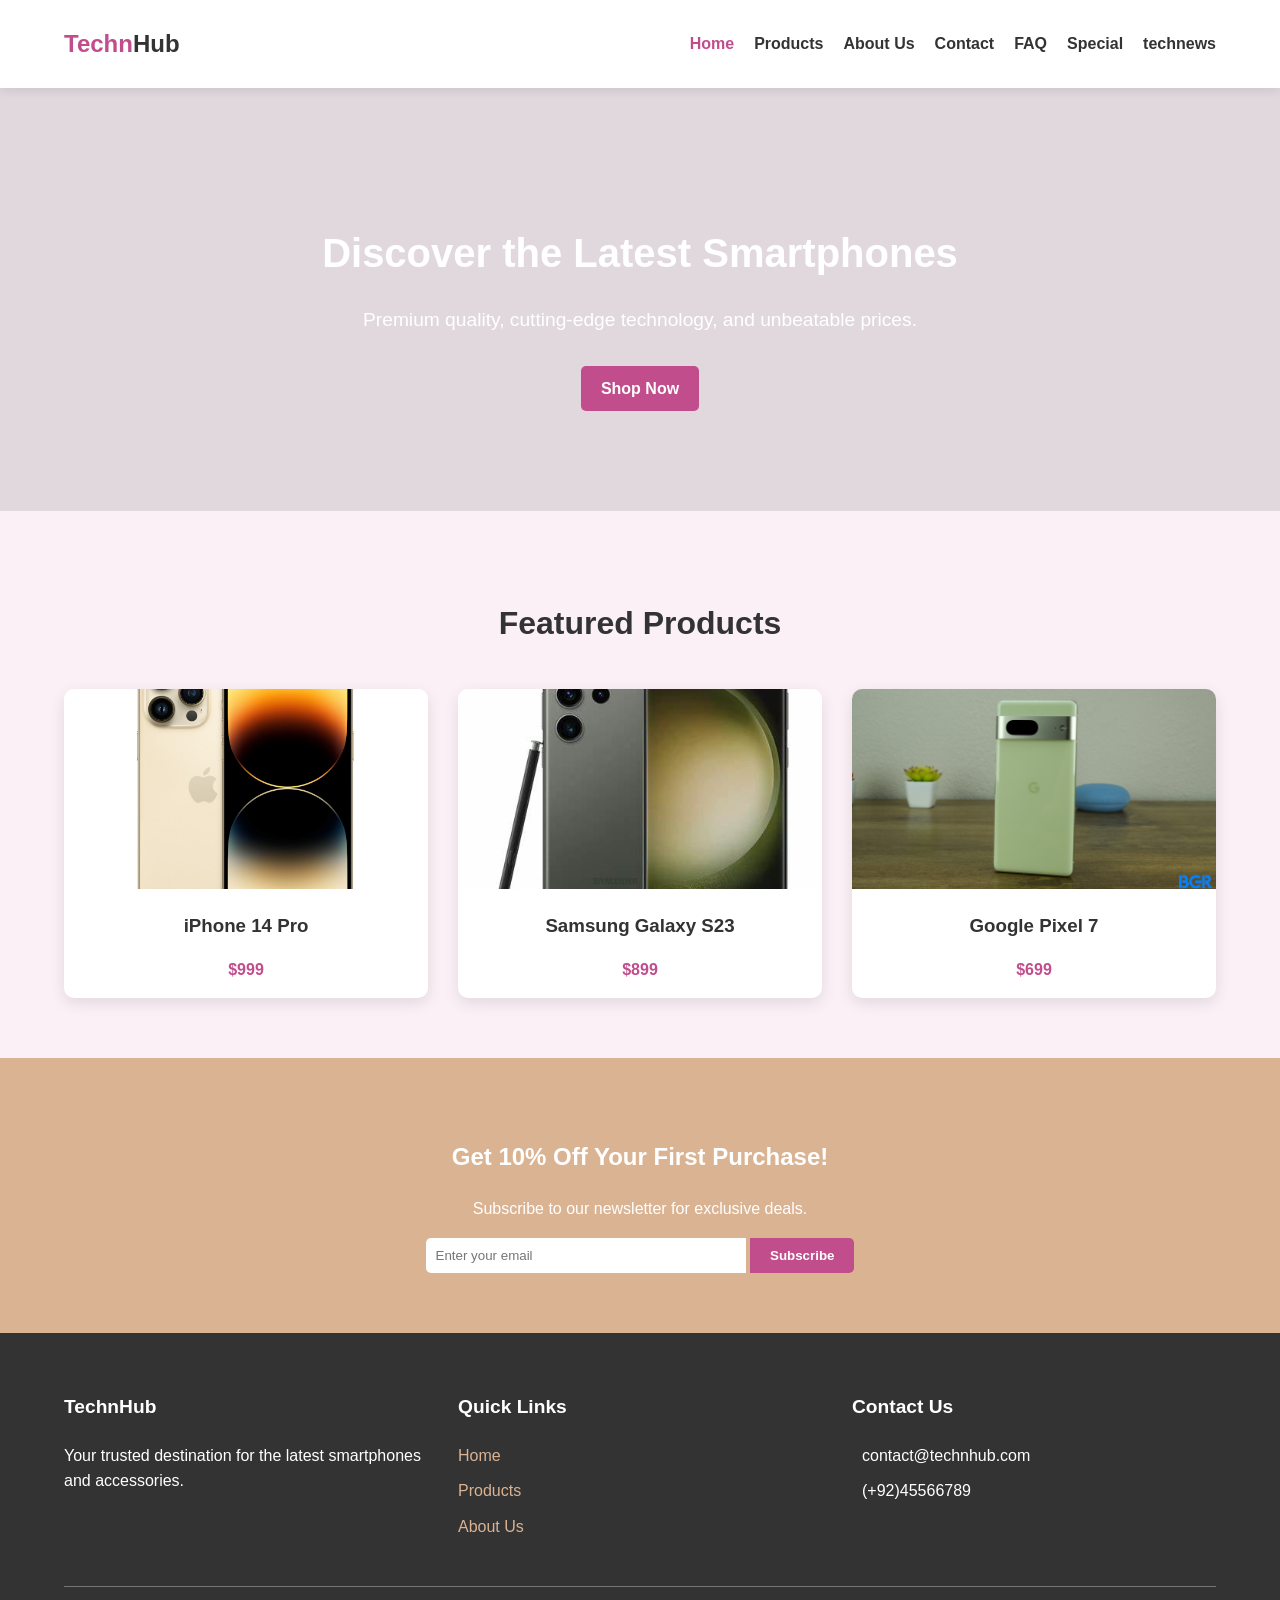
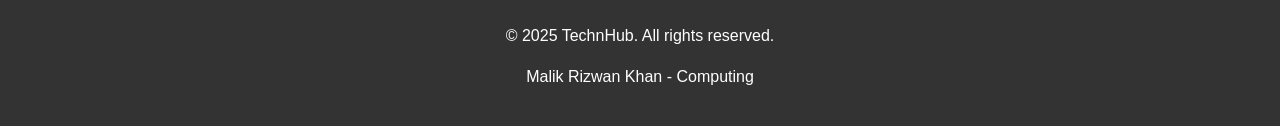
<file: index.html>
<!DOCTYPE html>
<html lang="en">
<head>
    <meta charset="UTF-8">
    <meta name="viewport" content="width=device-width, initial-scale=1.0">
    <link rel="stylesheet" href="/CSS/Homepage.css">
    <title>Document</title>
</head>
<body>
    
   
    <header>
        <div class="nav-container">
            <div class="nav-logo">
                <h1><span class="nav-primary-text">Techn</span>Hub</h1>
            </div>
            <nav class="nav-bar">
                <ul>
                    <li><a href="/index.html" class="active">Home</a></li>
                    <li><a href="/HTML/products.html">Products</a></li>
                    <li><a href="/HTML/AboutUs.html">About Us</a></li>
                    <li><a href="/HTML/ContactUs.html">Contact</a></li>
                    <li><a href="/HTML/FAQ.html">FAQ</a></li>
                    <li><a href="/HTML/specialcond.html">Special</a></li>
                    <li><a href="/HTML/Technews.html">technews</a></li>
                </ul>
            </nav>
           
        </div>
    </header>

    
    <section class="hero">
        <div class="container">
            <div class="hero-content">
                <h2>Discover the Latest Smartphones</h2>
                <p>Premium quality, cutting-edge technology, and unbeatable prices.</p>
                <a href="/HTML/products.html" class="btn">Shop Now</a>
            </div>
        </div>
    </section>

    
    <section class="featured-products">
        <div class="container">
            <h2>Featured Products</h2>
            <div class="products-grid">
                <div class="product-card">
                    <img src="/img/iphone 14 pro.jpg" alt="iPhone 14">
                    <h3>iPhone 14 Pro</h3>
                    <p class="price">$999</p>
                   
                </div>
                <div class="product-card">
                    <img src="/img/s23 ultra.jpeg" alt="Samsung S23">
                    <h3>Samsung Galaxy S23</h3>
                    <p class="price">$899</p>
                    
                </div>
                <div class="product-card">
                    <img src="/img/google pixel 7.jpeg" alt="Google Pixel 7">
                    <h3>Google Pixel 7</h3>
                    <p class="price">$699</p>
                    
                </div>
            </div>
        </div>
    </section>

    
    <section class="cta">
        <div class="container">
            <h2>Get 10% Off Your First Purchase!</h2>
            <p>Subscribe to our newsletter for exclusive deals.</p>
            <form>
                <input type="email" placeholder="Enter your email">
                <button type="submit" class="btn">Subscribe</button>
            </form>
        </div>
    </section>

    
    <footer>
        <div class="container">
            <div class="footer-content">
                <div class="footer-section">
                    <h3>TechnHub</h3>
                    <p>Your trusted destination for the latest smartphones and accessories.</p>
                </div>
                <div class="footer-section">
                    <h3>Quick Links</h3>
                    <ul>
                        <li><a href="#">Home</a></li>
                        <li><a href="products.html">Products</a></li>
                        <li><a href="about.html">About Us</a></li>
                    </ul>
                </div>
                <div class="footer-section">
                    <h3>Contact Us</h3>
                    <p><i class="fas fa-envelope"></i> contact@technhub.com</p>
                    <p><i class="fas fa-phone"></i> (+92)45566789</p>
                </div>
            </div>
            <div class="copyright">
                <p>&copy; 2025 TechnHub. All rights reserved.</p>
                <p>Malik Rizwan Khan - Computing</p>
            </div>
        </div>
    
    </footer>
    <script src="/functionality/homepage.js"></script>
</body>
</html>
</file>
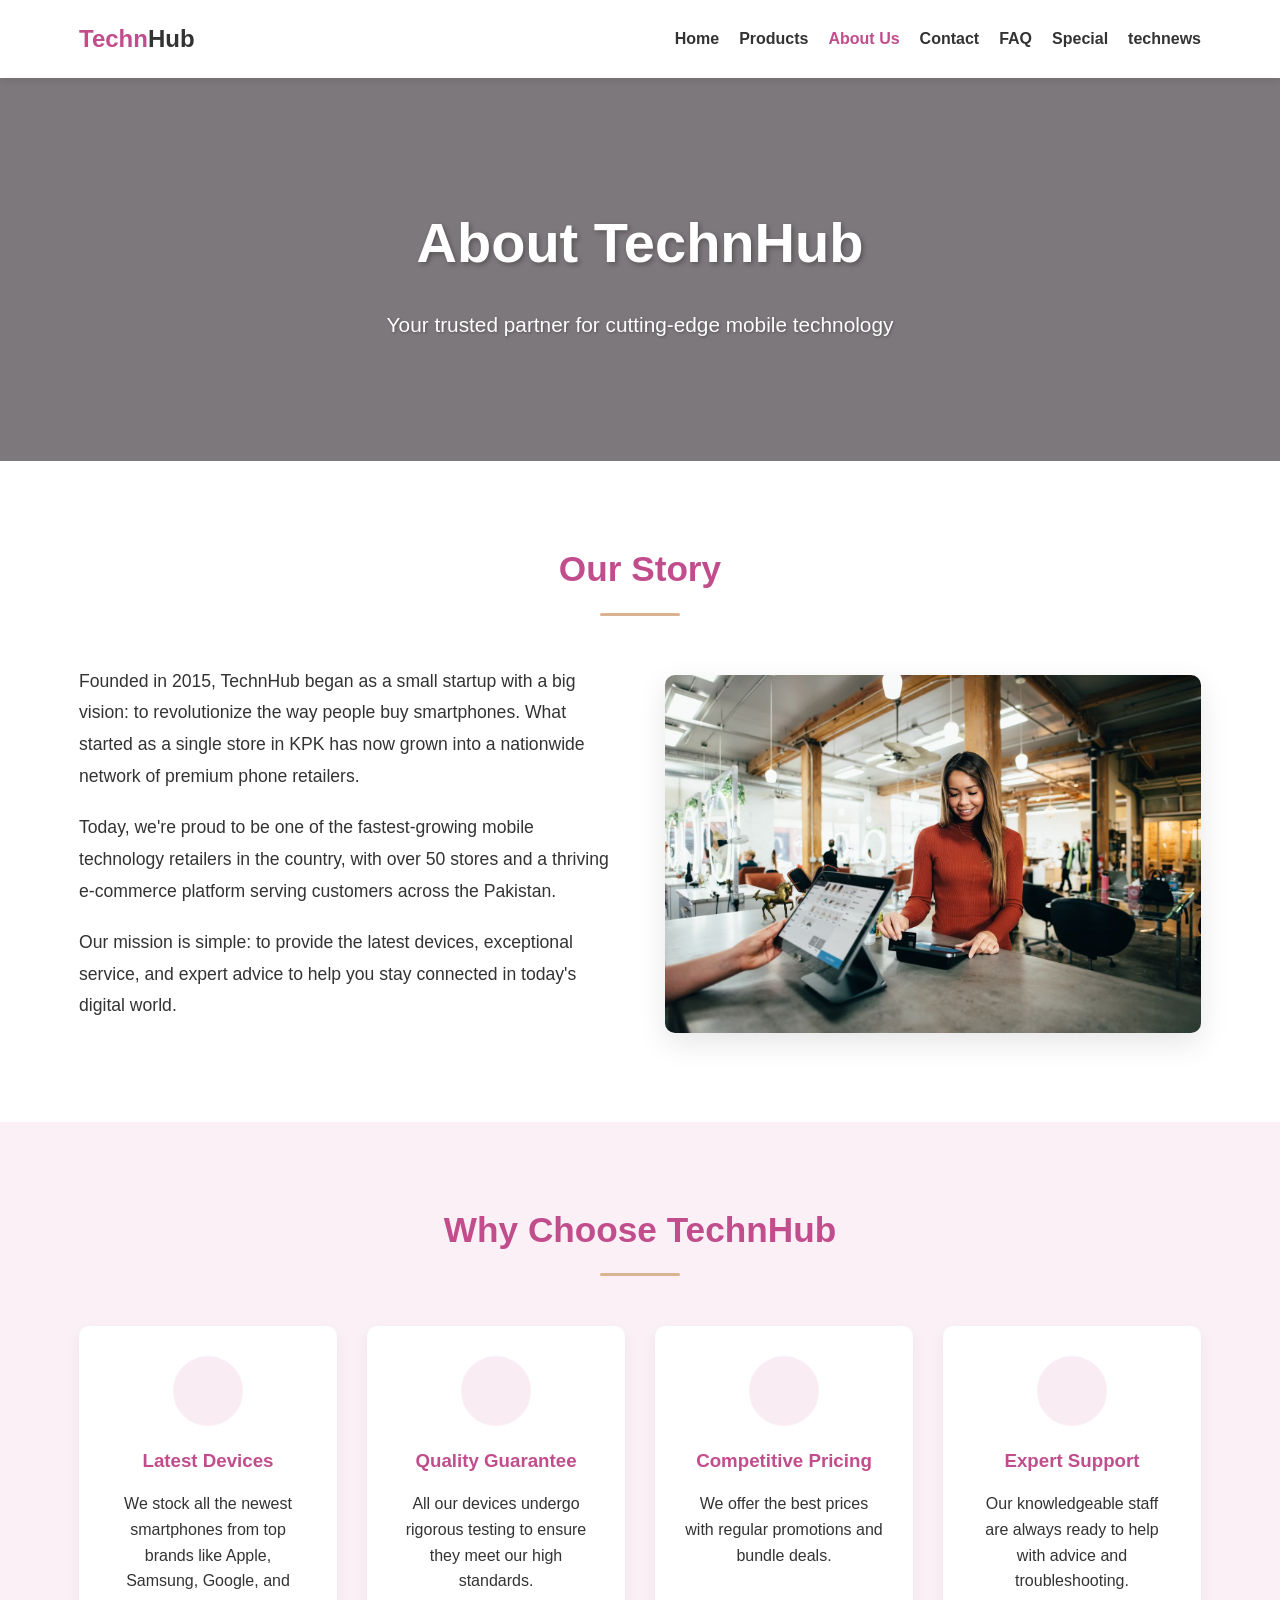
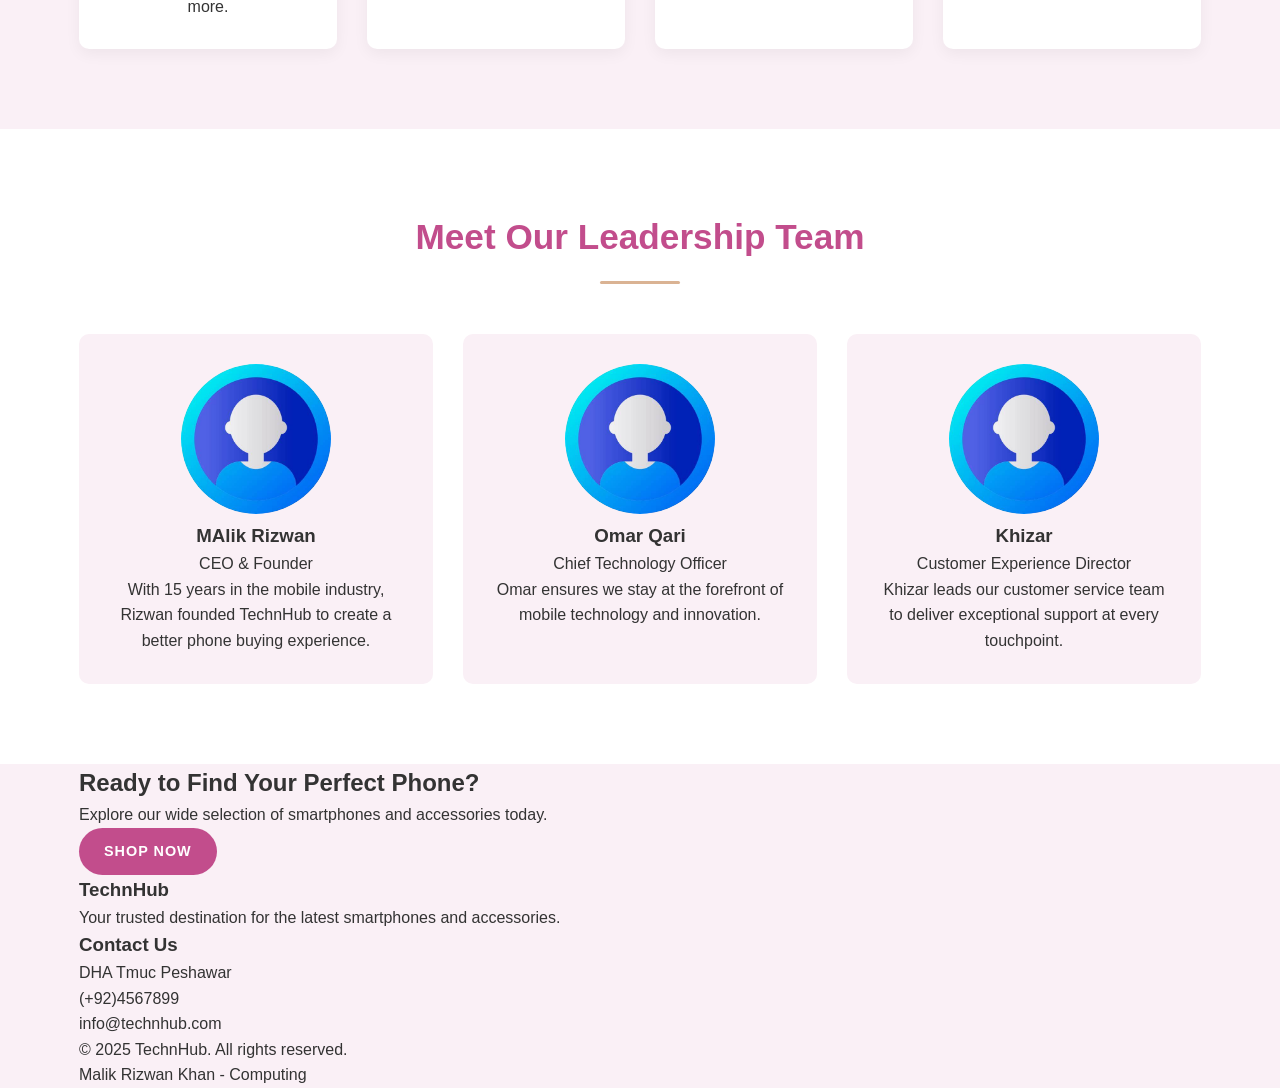
<file: HTML/AboutUs.html>
<!DOCTYPE html>
<html lang="en">
<head>
    <meta charset="UTF-8">
    <meta name="viewport" content="width=device-width, initial-scale=1.0">
    <link rel="stylesheet" href="/CSS/AboutUs.css">
    <title>Document</title>
</head>
<body>
    
    <header>
        <div class="nav-container">
            <div class="nav-logo">
                <h1><span class="nav-primary-text">Techn</span>Hub</h1>
            </div>
            <nav class="nav-bar">
                <ul>
                    <li><a href="/index.html" >Home</a></li>
                    <li><a href="/HTML/products.html">Products</a></li>
                    <li><a href="/HTML/AboutUs.html"class="active">About Us</a></li>
                    <li><a href="/HTML/ContactUs.html">Contact</a></li>
                    <li><a href="/HTML/FAQ.html">FAQ</a></li>
                    <li><a href="/HTML/specialcond.html">Special</a></li>
                    <li><a href="/HTML/Technews.html">technews</a></li>
                </ul>
            </nav>
        </div>
    </header>

    
    <section class="about-hero">
        <div class="container">
            <h1>About TechnHub</h1>
            <p>Your trusted partner for cutting-edge mobile technology</p>
        </div>
    </section>

    
    <section class="our-story">
        <div class="container">
            <div class="section-header">
                <h2>Our Story</h2>
                <div class="divider"></div>
            </div>
            <div class="story-content">
                <div class="story-text">
                    <p>Founded in 2015, TechnHub began as a small startup with a big vision: to revolutionize the way people buy smartphones. What started as a single store in KPK has now grown into a nationwide network of premium phone retailers.</p>
                    <p>Today, we're proud to be one of the fastest-growing mobile technology retailers in the country, with over 50 stores and a thriving e-commerce platform serving customers across the Pakistan.</p>
                    <p>Our mission is simple: to provide the latest devices, exceptional service, and expert advice to help you stay connected in today's digital world.</p>
                </div>
                <div class="story-image">
                    <img src="/img/rec.avif" alt="TechnHub store">
                </div>
            </div>
        </div>
    </section>

    
    <section class="why-choose-us">
        <div class="container">
            <div class="section-header">
                <h2>Why Choose TechnHub</h2>
                <div class="divider"></div>
            </div>
            <div class="features-grid">
                <div class="feature-card">
                    <div class="feature-icon">
                        <i class="fas fa-mobile-alt"></i>
                    </div>
                    <h3>Latest Devices</h3>
                    <p>We stock all the newest smartphones from top brands like Apple, Samsung, Google, and more.</p>
                </div>
                <div class="feature-card">
                    <div class="feature-icon">
                        <i class="fas fa-shield-alt"></i>
                    </div>
                    <h3>Quality Guarantee</h3>
                    <p>All our devices undergo rigorous testing to ensure they meet our high standards.</p>
                </div>
                <div class="feature-card">
                    <div class="feature-icon">
                        <i class="fas fa-tag"></i>
                    </div>
                    <h3>Competitive Pricing</h3>
                    <p>We offer the best prices with regular promotions and bundle deals.</p>
                </div>
                <div class="feature-card">
                    <div class="feature-icon">
                        <i class="fas fa-headset"></i>
                    </div>
                    <h3>Expert Support</h3>
                    <p>Our knowledgeable staff are always ready to help with advice and troubleshooting.</p>
                </div>
            </div>
        </div>
    </section>

    
    <section class="our-team">
        <div class="container">
            <div class="section-header">
                <h2>Meet Our Leadership Team</h2>
                <div class="divider"></div>
            </div>
            <div class="team-grid">
                <div class="team-member">
                    <div class="member-image">
                        <img src="/img/profile pic.jpeg" alt="Malik RIzwan">
                    </div>
                    <h3>MAlik Rizwan</h3>
                    <p class="position">CEO & Founder</p>
                    <p class="bio">With 15 years in the mobile industry, Rizwan founded TechnHub to create a better phone buying experience.</p>
                </div>
                <div class="team-member">
                    <div class="member-image">
                        <img src="/img/profile pic.jpeg" alt="Omar Qari">
                    </div>
                    <h3>Omar Qari</h3>
                    <p class="position">Chief Technology Officer</p>
                    <p class="bio">Omar ensures we stay at the forefront of mobile technology and innovation.</p>
                </div>
                <div class="team-member">
                    <div class="member-image">
                        <img src="/img/profile pic.jpeg" alt="Khizar">
                    </div>
                    <h3>Khizar</h3>
                    <p class="position">Customer Experience Director</p>
                    <p class="bio">Khizar leads our customer service team to deliver exceptional support at every touchpoint.</p>
                </div>
            </div>
        </div>
    </section>

    
    <section class="cta">
        <div class="container">
            <h2>Ready to Find Your Perfect Phone?</h2>
            <p>Explore our wide selection of smartphones and accessories today.</p>
            <a href="products.html" class="btn">Shop Now</a>
        </div>
    </section>

    
    <footer>
        <div class="container">
            <div class="footer-content">
                <div class="footer-section">
                    <h3>TechnHub</h3>
                    <p>Your trusted destination for the latest smartphones and accessories.</p>
                    <div class="social-icons">
                        <a href="#"><i class="fab fa-facebook-f"></i></a>
                        <a href="#"><i class="fab fa-twitter"></i></a>
                        <a href="#"><i class="fab fa-instagram"></i></a>
                        <a href="#"><i class="fab fa-linkedin-in"></i></a>
                    </div>
                </div>
                
                <div class="footer-section">
                    <h3>Contact Us</h3>
                    <p><i class="fas fa-map-marker-alt"></i> DHA Tmuc Peshawar</p>
                    <p><i class="fas fa-phone"></i> (+92)4567899</p>
                    <p><i class="fas fa-envelope"></i> info@technhub.com</p>
                </div>
            </div>
            <div class="copyright">
                <p>&copy; 2025 TechnHub. All rights reserved.</p>
                <p>Malik Rizwan Khan - Computing</p>
            </div>
        </div>
    </footer>
</body>
</html>
</file>
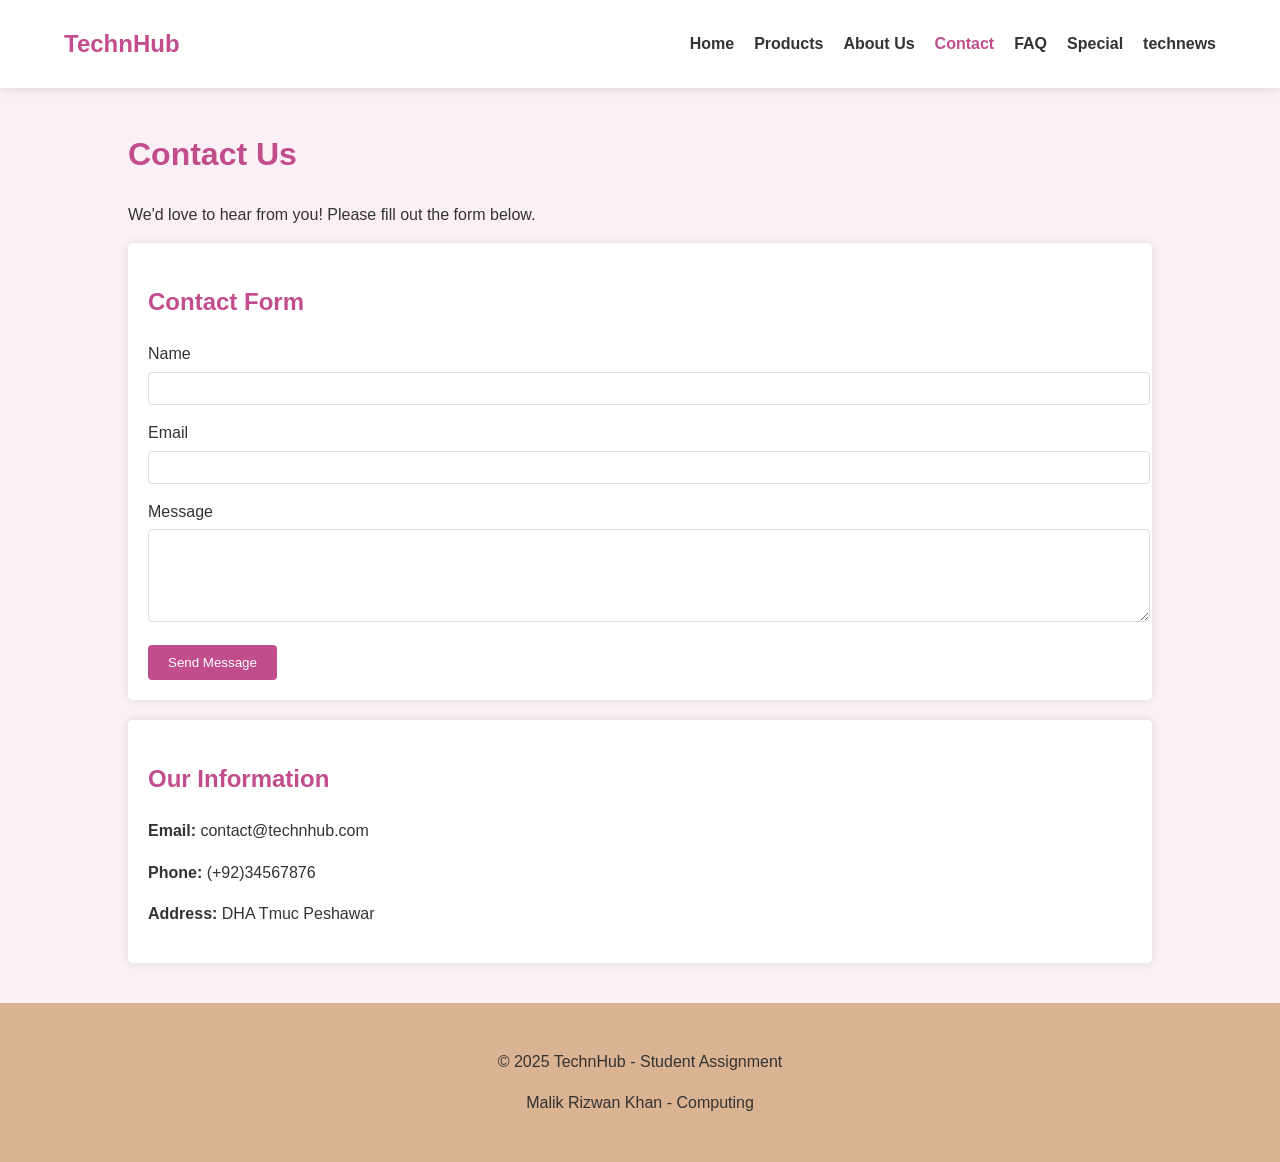
<file: HTML/ContactUs.html>
<!DOCTYPE html>
<html lang="en">
<head>
    <meta charset="UTF-8">
    <meta name="viewport" content="width=device-width, initial-scale=1.0">
    <link rel="stylesheet" href="/CSS/ContactUs.css">
    <title>Document</title>
</head>
<body>
    
    <header>
        <div class="nav-container">
            <div class="nav-logo">
                <h1><span class="nav-primary-text">Techn</span>Hub</h1>
            </div>
            <nav class="nav-bar">
                <ul>
                    <li><a href="/index.html" >Home</a></li>
                    <li><a href="/HTML/products.html">Products</a></li>
                    <li><a href="/HTML/AboutUs.html">About Us</a></li>
                    <li><a href="/HTML/ContactUs.html"class="active">Contact</a></li>
                    <li><a href="/HTML/FAQ.html">FAQ</a></li>
                    <li><a href="/HTML/specialcond.html">Special</a></li>
                    <li><a href="/HTML/Technews.html">technews</a></li>
                </ul>
            </nav>
        </div>
    </header>
    
 

    
    <div class="container">
        <h1>Contact Us</h1>
        <p>We'd love to hear from you! Please fill out the form below.</p>
        
        <div class="contact-form">
            <h2>Contact Form</h2>
            <form>
                <div class="form-group">
                    <label for="name">Name</label>
                    <input type="text" id="name" required>
                </div>
                <div class="form-group">
                    <label for="email">Email</label>
                    <input type="email" id="email" required>
                </div>
                <div class="form-group">
                    <label for="message">Message</label>
                    <textarea id="message" rows="5" required></textarea>
                </div>
                <button type="submit">Send Message</button>
            </form>
        </div>
        
        <div class="contact-info">
            <h2>Our Information</h2>
            <p><strong>Email:</strong> contact@technhub.com</p>
            <p><strong>Phone:</strong> (+92)34567876</p>
            <p><strong>Address:</strong> DHA Tmuc Peshawar</p>
        </div>
    </div>

    
    <footer>
        <div class="container">
            <p>&copy; 2025 TechnHub - Student Assignment</p>
            <p>Malik Rizwan Khan - Computing</p>
        </div>
    </footer>
    <script src="/functionality/contactus.js"></script>
</body>
</html>
</file>
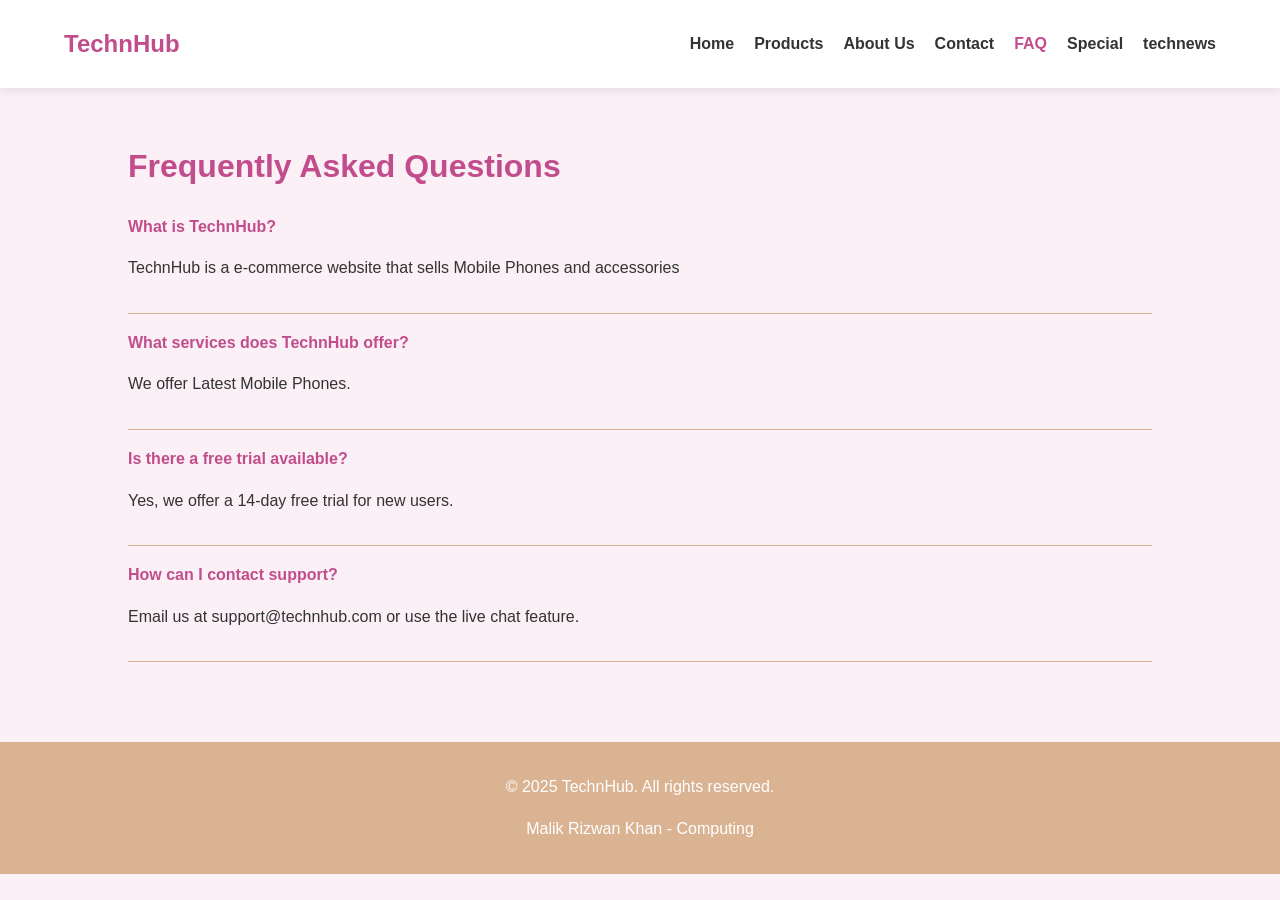
<file: HTML/FAQ.html>
<!DOCTYPE html>
<html lang="en">
<head>
    <meta charset="UTF-8">
    <meta name="viewport" content="width=device-width, initial-scale=1.0">
    <link rel="stylesheet" href="/CSS/FAQ.css">

    <title>Document</title>
</head>
<body>
    <header>
      
        <div class="nav-container">
            <div class="nav-logo">
                <h1><span class="nav-primary-text">Techn</span>Hub</h1>
            </div>
            <nav class="nav-bar">
                <ul>
                    <li><a href="/index.html">Home</a></li>
                    <li><a href="products.html">Products</a></li>
                    <li><a href="AboutUs.html">About Us</a></li>
                    <li><a href="ContactUs.html">Contact</a></li>
                    <li><a href="FAQ.html" class="active">FAQ</a></li>
                    <li><a href="specialcond.html">Special</a></li>
                    <li><a href="Technews.html">technews</a></li>
                </ul>
            </nav>
        </div>
    </header>
    
   
    
    <div class="container">
        <h1>Frequently Asked Questions</h1>
        
        <div class="faq-item">
            <div class="faq-question">What is TechnHub?</div>
            <p>TechnHub is a e-commerce website that sells Mobile Phones and accessories</p>
        </div>
        
        
        
        <div class="faq-item">
            <div class="faq-question">What services does TechnHub offer?</div>
            <p>We offer Latest Mobile Phones.</p>
        </div>
        
        <div class="faq-item">
            <div class="faq-question">Is there a free trial available?</div>
            <p>Yes, we offer a 14-day free trial for new users.</p>
        </div>
        
        <div class="faq-item">
            <div class="faq-question">How can I contact support?</div>
            <p>Email us at support@technhub.com or use the live chat feature.</p>
        </div>
    </div>
    
    <footer>
        <p>&copy; 2025 TechnHub. All rights reserved.</p>
        <p>Malik Rizwan Khan - Computing</p>
    </footer>
</body>
</html>
</file>
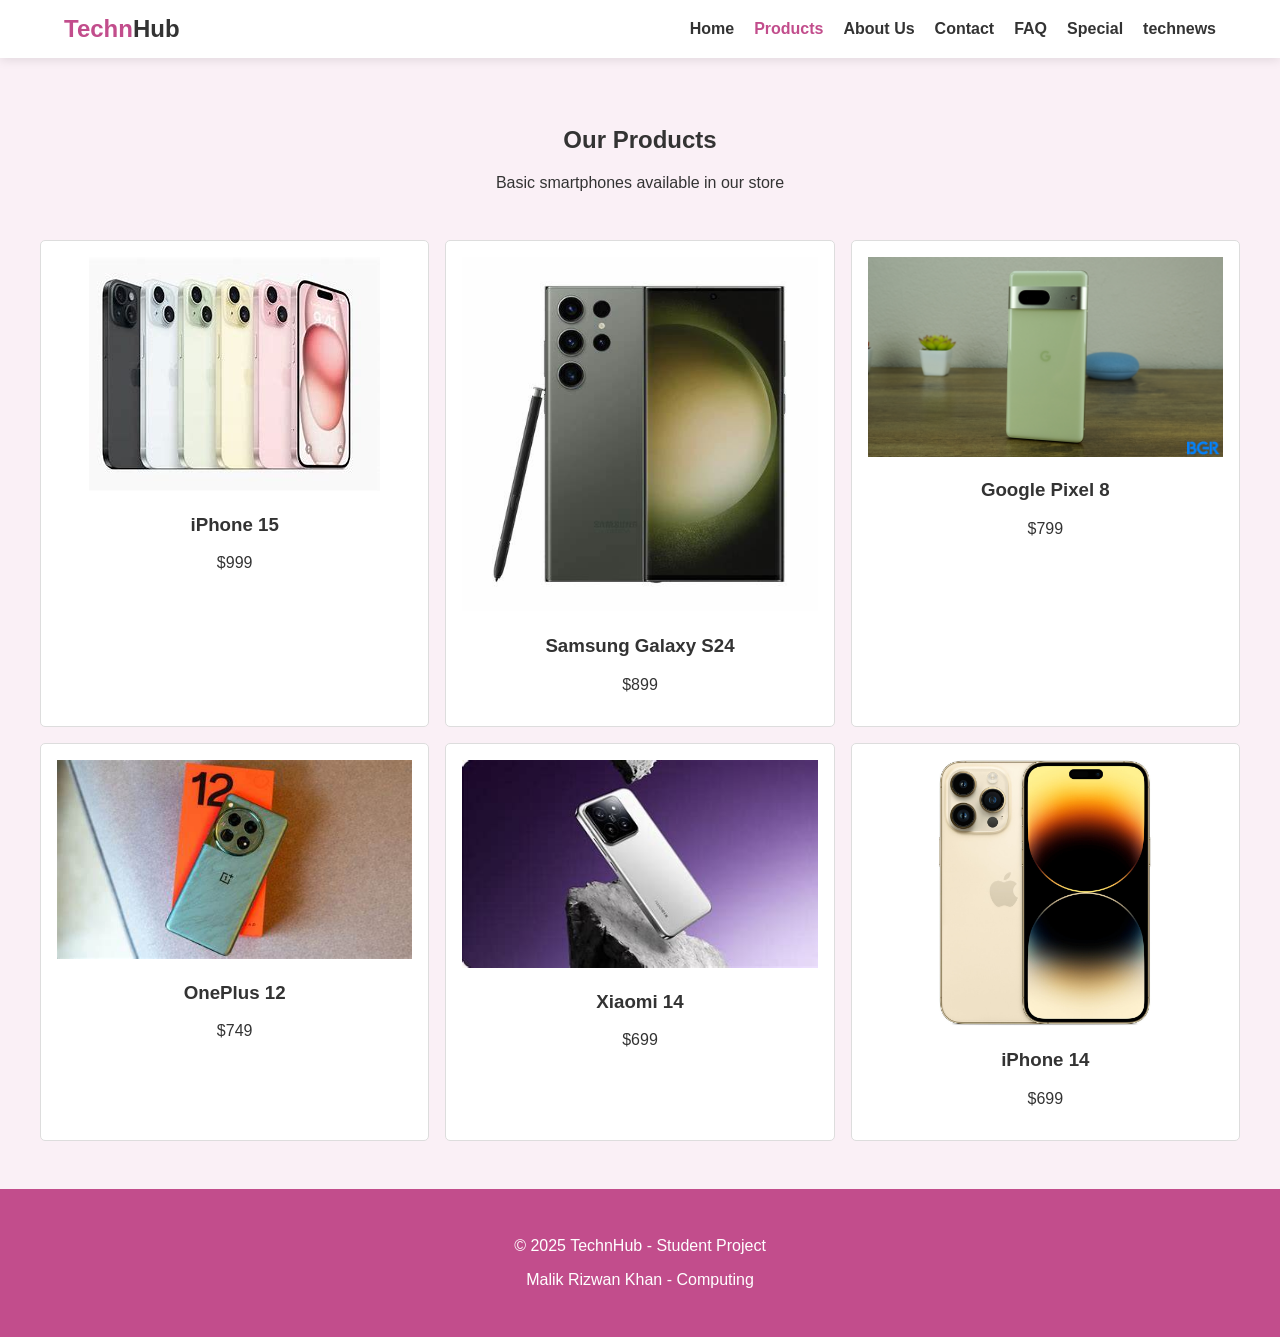
<file: HTML/Products.html>
<!DOCTYPE html>
<html lang="en">
<head>
    <meta charset="UTF-8">
    <meta name="viewport" content="width=device-width, initial-scale=1.0">
    <link rel="stylesheet" href="/CSS/Products.css">
    <title>Document</title>
</head>
<body>
    
    <header>
        <div class="nav-container">
            <div class="nav-logo">
                <h1><span class="nav-primary-text">Techn</span>Hub</h1>
            </div>
            <nav class="nav-bar">
                <ul>
                    <li><a href="/index.html">Home</a></li>
                    <li><a href="products.html" class="active">Products</a></li>
                    <li><a href="AboutUs.html">About Us</a></li>
                    <li><a href="ContactUs.html">Contact</a></li>
                    <li><a href="FAQ.html">FAQ</a></li>
                    <li><a href="specialcond.html">Special</a></li>
                    <li><a href="Technews.html">technews</a></li>
                </ul>
            </nav>
        </div>
    </header>

    <div class="container">
        <section class="product-hero">
            <h2>Our Products</h2>
            <p>Basic smartphones available in our store</p>
        </section>

        <div class="products-grid">
            <div class="product-card">
                <img src="/img/iphone 15.jpeg" alt="iPhone 15">
                <h3>iPhone 15</h3>
                <p>$999</p>
            </div>

            <div class="product-card">
                <img src="/img/s23 ultra.jpeg" alt="Samsung S24">
                <h3>Samsung Galaxy S24</h3>
                <p>$899</p>
            </div>

            <div class="product-card">
                <img src="/img/google pixel 7.jpeg" alt="Google Pixel 8">
                <h3>Google Pixel 8</h3>
                <p>$799</p>
            </div>

            <div class="product-card">
                <img src="/img/oneplus 12.jpeg" alt="OnePlus 12">
                <h3>OnePlus 12</h3>
                <p>$749</p>
            </div>

            <div class="product-card">
                <img src="/img/xiomi 14.jpeg" alt="Xiaomi 14">
                <h3>Xiaomi 14</h3>
                <p>$699</p>
            </div>

            <div class="product-card">
                <img src="/img/iphone 14 pro.jpg" alt="iPhone 14">
                <h3>iPhone 14</h3>
                <p>$699</p>
            </div>
        </div>
    </div>

    <footer>
        <div class="container">
            <p>&copy; 2025 TechnHub - Student Project</p>
            <p>Malik Rizwan Khan - Computing</p>
        </div>
    </footer>
</body>
</html>
</file>
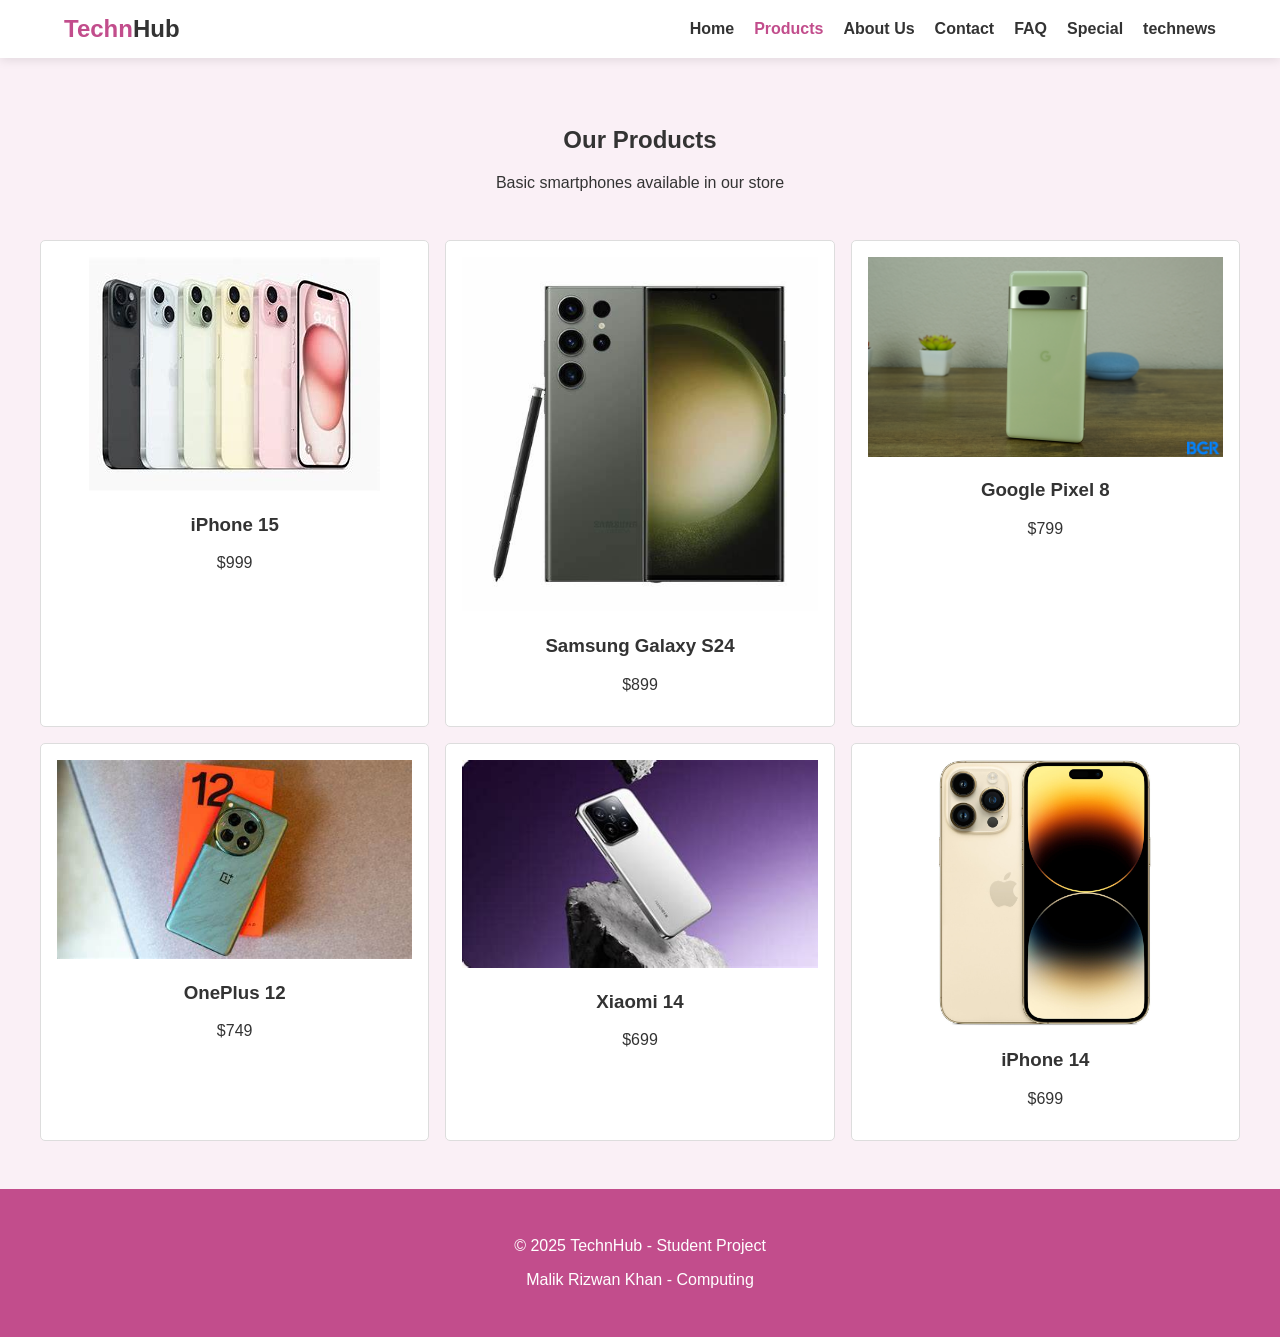
<file: HTML/products.html>
<!DOCTYPE html>
<html lang="en">
<head>
    <meta charset="UTF-8">
    <meta name="viewport" content="width=device-width, initial-scale=1.0">
    <link rel="stylesheet" href="/CSS/Products.css">
    <title>Document</title>
</head>
<body>
    
    <header>
        <div class="nav-container">
            <div class="nav-logo">
                <h1><span class="nav-primary-text">Techn</span>Hub</h1>
            </div>
            <nav class="nav-bar">
                <ul>
                    <li><a href="/index.html">Home</a></li>
                    <li><a href="products.html" class="active">Products</a></li>
                    <li><a href="AboutUs.html">About Us</a></li>
                    <li><a href="ContactUs.html">Contact</a></li>
                    <li><a href="FAQ.html">FAQ</a></li>
                    <li><a href="specialcond.html">Special</a></li>
                    <li><a href="Technews.html">technews</a></li>
                </ul>
            </nav>
        </div>
    </header>

    <div class="container">
        <section class="product-hero">
            <h2>Our Products</h2>
            <p>Basic smartphones available in our store</p>
        </section>

        <div class="products-grid">
            <div class="product-card">
                <img src="/img/iphone 15.jpeg" alt="iPhone 15">
                <h3>iPhone 15</h3>
                <p>$999</p>
            </div>

            <div class="product-card">
                <img src="/img/s23 ultra.jpeg" alt="Samsung S24">
                <h3>Samsung Galaxy S24</h3>
                <p>$899</p>
            </div>

            <div class="product-card">
                <img src="/img/google pixel 7.jpeg" alt="Google Pixel 8">
                <h3>Google Pixel 8</h3>
                <p>$799</p>
            </div>

            <div class="product-card">
                <img src="/img/oneplus 12.jpeg" alt="OnePlus 12">
                <h3>OnePlus 12</h3>
                <p>$749</p>
            </div>

            <div class="product-card">
                <img src="/img/xiomi 14.jpeg" alt="Xiaomi 14">
                <h3>Xiaomi 14</h3>
                <p>$699</p>
            </div>

            <div class="product-card">
                <img src="/img/iphone 14 pro.jpg" alt="iPhone 14">
                <h3>iPhone 14</h3>
                <p>$699</p>
            </div>
        </div>
    </div>

    <footer>
        <div class="container">
            <p>&copy; 2025 TechnHub - Student Project</p>
            <p>Malik Rizwan Khan - Computing</p>
        </div>
    </footer>
</body>
</html>
</file>
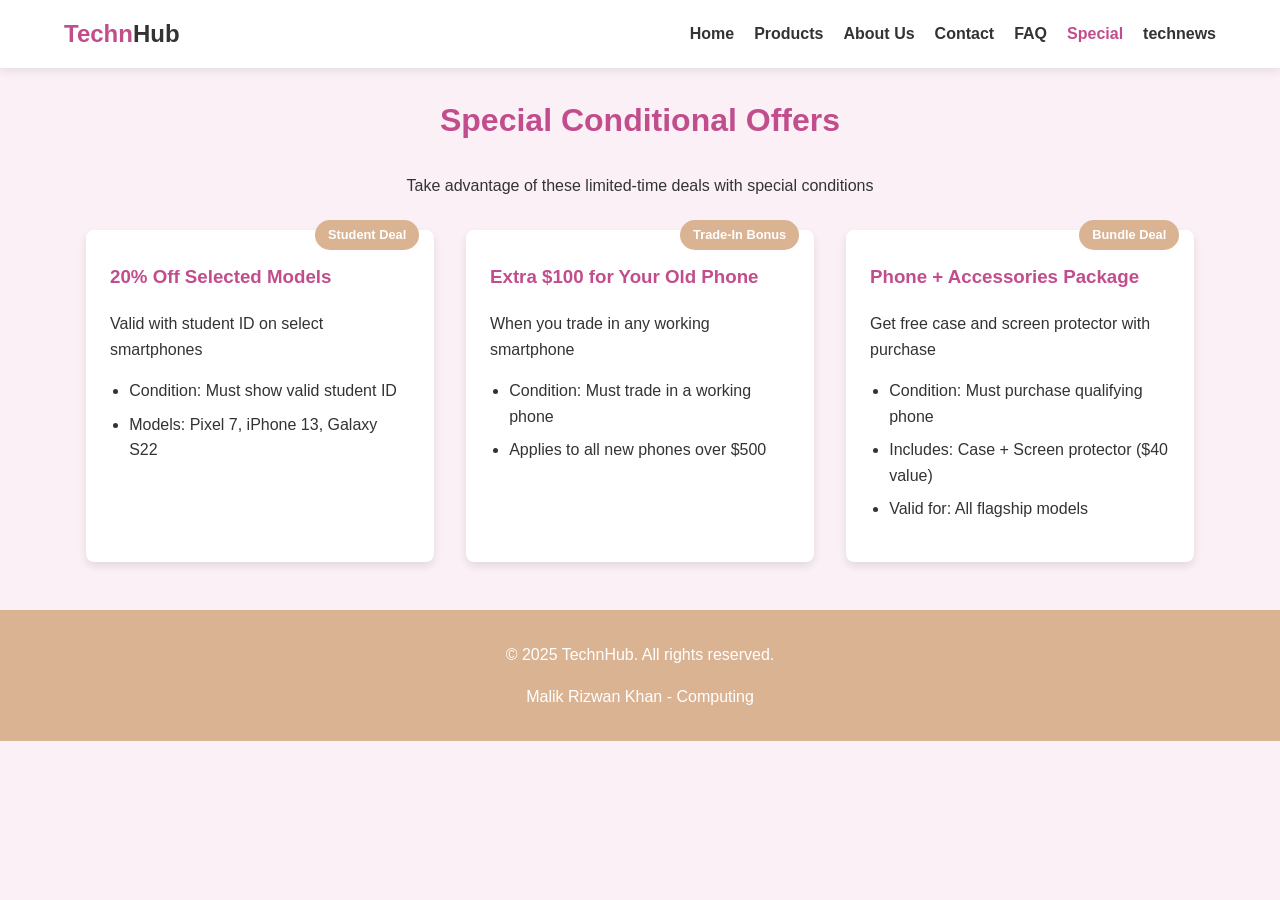
<file: HTML/specialcond.html>
<!DOCTYPE html>
<html lang="en">
<head>
    <meta charset="UTF-8">
    <meta name="viewport" content="width=device-width, initial-scale=1.0">
    <link rel="stylesheet" href="/CSS/specialcond.css">
    <title>Special Conditional Offers</title>
</head>
<body>
  
    <header>
        <div class="nav-container">
            <div class="nav-logo">
                <h1><span class="nav-primary-text">Techn</span>Hub</h1>
            </div>
            <nav class="nav-bar">
                <ul>
                    <li><a href="/index.html">Home</a></li>
                    <li><a href="products.html">Products</a></li>
                    <li><a href="AboutUs.html">About Us</a></li>
                    <li><a href="ContactUs.html">Contact</a></li>
                    <li><a href="FAQ.html">FAQ</a></li>
                    <li><a href="specialcond.html" class="active">Special</a></li>
                    <li><a href="Technews.html">technews</a></li>
                </ul>
            </nav>
        </div>
       
    </header>

    <main>
        <section class="offers-intro">
            <h2>Special Conditional Offers</h2>
            <p>Take advantage of these limited-time deals with special conditions</p>
        </section>

        <div class="offers-container">
            <div class="offer-card">
                <div class="offer-tag">Student Deal</div>
                <h3>20% Off Selected Models</h3>
                <p>Valid with student ID on select smartphones</p>
                <ul>
                    <li>Condition: Must show valid student ID</li>
                    <li>Models: Pixel 7, iPhone 13, Galaxy S22</li>
                </ul>
            </div>

            <div class="offer-card">
                <div class="offer-tag">Trade-In Bonus</div>
                <h3>Extra $100 for Your Old Phone</h3>
                <p>When you trade in any working smartphone</p>
                <ul>
                    <li>Condition: Must trade in a working phone</li>
                    <li>Applies to all new phones over $500</li>
                </ul>
            </div>

            <div class="offer-card">
                <div class="offer-tag">Bundle Deal</div>
                <h3>Phone + Accessories Package</h3>
                <p>Get free case and screen protector with purchase</p>
                <ul>
                    <li>Condition: Must purchase qualifying phone</li>
                    <li>Includes: Case + Screen protector ($40 value)</li>
                    <li>Valid for: All flagship models</li>
                </ul>
            </div>
        </div>
    </main>

    <footer>
        <p>&copy; 2025 TechnHub. All rights reserved.</p>
        <p>Malik Rizwan Khan - Computing</p>
    </footer>
</body>
</html>
</file>
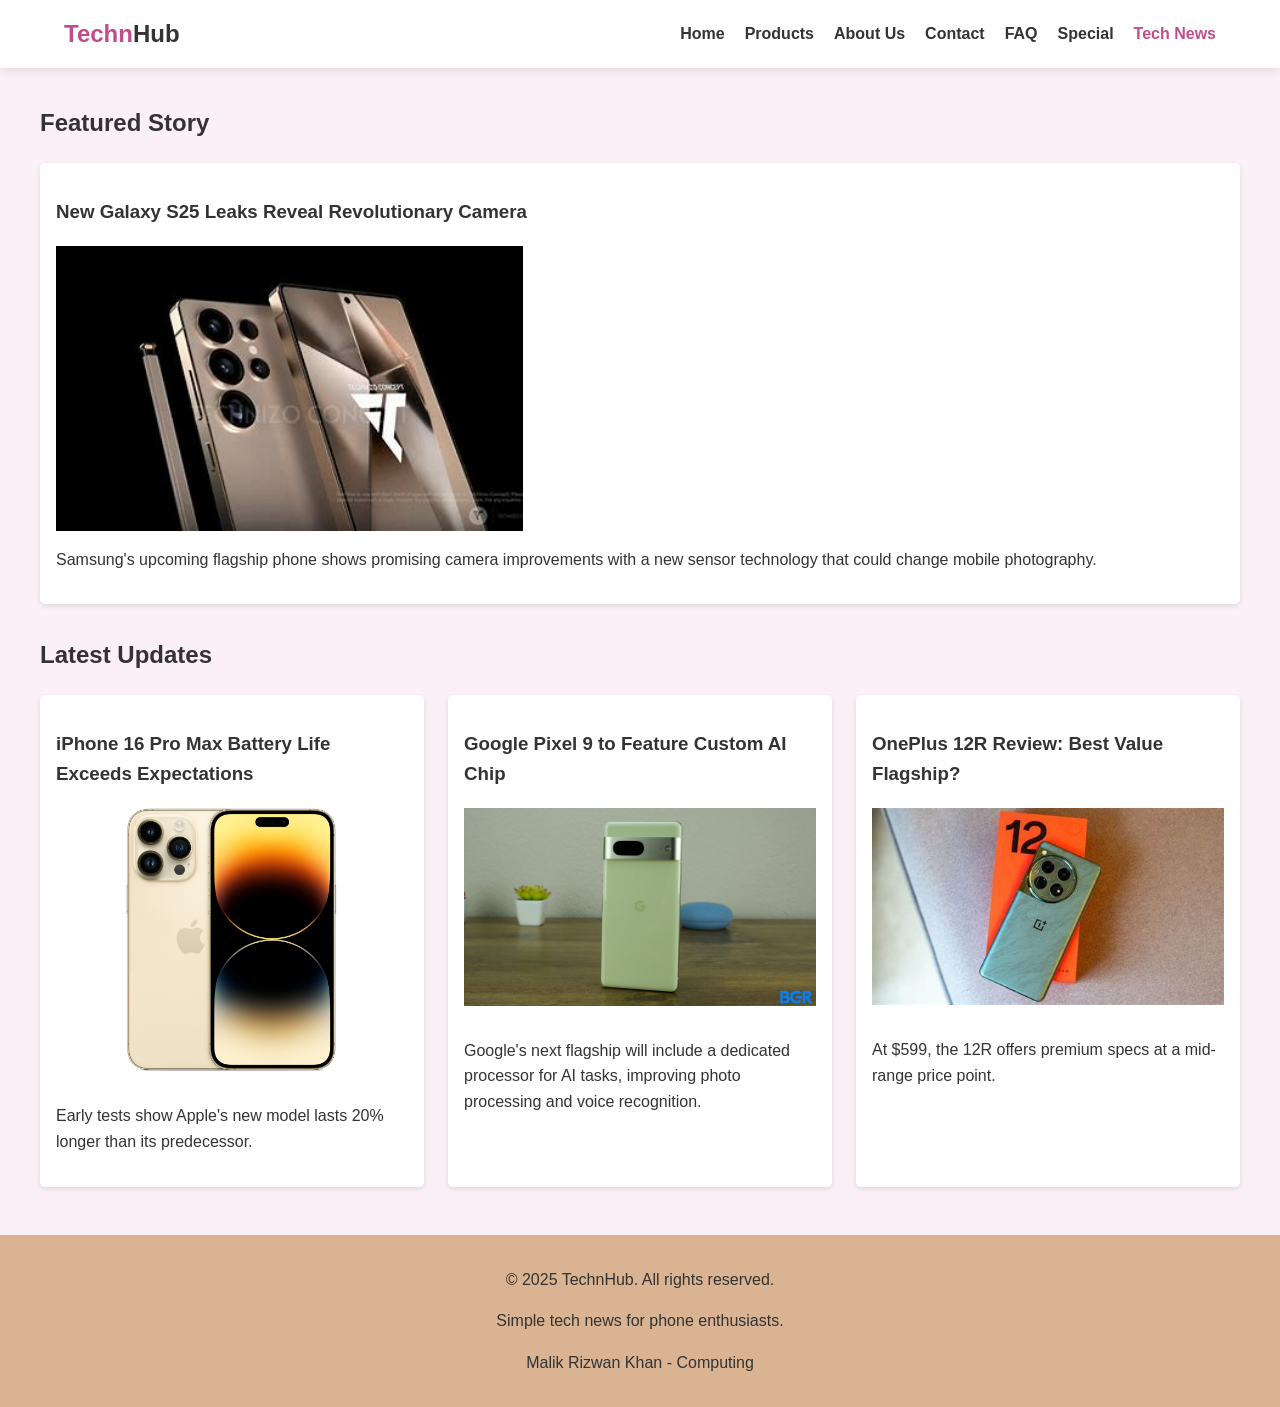
<file: HTML/Technews.html>
<!DOCTYPE html>
<html lang="en">
<head>
    <meta charset="UTF-8">
    <meta name="viewport" content="width=device-width, initial-scale=1.0">
    <link rel="stylesheet" href="/CSS/technews.css">
    <title>TechnHub News</title>
    </head>
<body>
   
    <header>
        <div class="nav-container">
            <div class="nav-logo">
                <h1><span class="nav-primary-text">Techn</span>Hub</h1>
            </div>
            <nav class="nav-bar">
                <ul>
                    <li><a href="/index.html">Home</a></li>
                    <li><a href="products.html">Products</a></li>
                    <li><a href="AboutUs.html">About Us</a></li>
                    <li><a href="ContactUs.html">Contact</a></li>
                    <li><a href="FAQ.html">FAQ</a></li>
                    <li><a href="specialcond.html">Special</a></li>
                    <li><a href="Technews.html" class="active">Tech News</a></li>
                </ul>
            </nav>
        </div>
    </header>

    <main>
        <section class="featured-article">
            <h2>Featured Story</h2>
            <article>
                <h3>New Galaxy S25 Leaks Reveal Revolutionary Camera</h3>
                <img src="/img/s25.jpeg" alt="Galaxy S25 leaked image">
                <p>Samsung's upcoming flagship phone shows promising camera improvements with a new sensor technology that could change mobile photography.</p>
                
            </article>
        </section>

        <section class="news-grid">
            <h2>Latest Updates</h2>
            <div class="articles">
                <article>
                    <h3>iPhone 16 Pro Max Battery Life Exceeds Expectations</h3>
                    <img src="/img/iphone 14 pro.jpg" alt="iPhone 16 Pro Max">
                    <p>Early tests show Apple's new model lasts 20% longer than its predecessor.</p>
                   
                </article>

                <article>
                    <h3>Google Pixel 9 to Feature Custom AI Chip</h3>
                    <img src="/img/google pixel 7.jpeg" alt="Google Pixel 9">
                    <p>Google's next flagship will include a dedicated processor for AI tasks, improving photo processing and voice recognition.</p>
                   
                </article>

                <article>
                    <h3>OnePlus 12R Review: Best Value Flagship?</h3>
                    <img src="/img/oneplus 12.jpeg" alt="OnePlus 12R">
                    <p>At $599, the 12R offers premium specs at a mid-range price point.</p>
                    
                </article>
            </div>
        </section>
    </main>

    <footer>
        <p>&copy; 2025 TechnHub. All rights reserved.</p>
        <p>Simple tech news for phone enthusiasts.</p>
        <p>Malik Rizwan Khan - Computing</p>
    </footer>
</body>
</html>
</file>
<file: CSS/Homepage.css>
:root {
    --background: #faf0f6;
    --primary: #c24d8c;
    --secondary: #dab393;
    --text: #333;
    --light-text: #777;
}

body {
    font-family: 'Arial', sans-serif;
    margin: 0;
    padding: 0;
    background-color: var(--background);
    color: var(--text);
    line-height: 1.6;
}

.container {
    width: 90%;
    max-width: 1200px;
    margin: 0 auto;
    padding: 0 15px;
}

/* Updated Navbar Styles */
header {
    background-color: white;
    box-shadow: 0 2px 10px rgba(0, 0, 0, 0.1);
    padding: 15px 0;
    position: sticky;
    top: 0;
    z-index: 100;
}

.nav-container {
    width: 90%;
    max-width: 1200px;
    margin: 0 auto;
    padding: 0 15px;
    display: flex;
    justify-content: space-between;
    align-items: center;
}

.nav-logo h1 {
    margin: 0;
    font-size: 24px;
}

.nav-primary-text {
    color: var(--primary);
}

.nav-bar ul {
    list-style: none;
    display: flex;
    gap: 20px;
}

.nav-bar a {
    text-decoration: none;
    color: var(--text);
    font-weight: 600;
}

.nav-bar a.active {
    color: var(--primary);
}



/* Rest of your existing styles remain the same */
.hero {
    background: linear-gradient(rgba(0, 0, 0, 0.1), rgba(0, 0, 0, 0.1)), 
                url('https://via.placeholder.com/1920x600?text=TechnHub+Phones') no-repeat center/cover;
    color: white;
    text-align: center;
    padding: 100px 0;
}

.hero h2 {
    font-size: 2.5rem;
    margin-bottom: 20px;
}

.hero p {
    font-size: 1.2rem;
    margin-bottom: 30px;
}

.btn {
    display: inline-block;
    background-color: var(--primary);
    color: white;
    padding: 10px 20px;
    border: none;
    border-radius: 5px;
    cursor: pointer;
    text-decoration: none;
    font-weight: 600;
    transition: background-color 0.3s;
}

.btn:hover {
    background-color: #a03a6f;
}

.featured-products {
    padding: 60px 0;
    text-align: center;
}

.featured-products h2 {
    margin-bottom: 40px;
    font-size: 2rem;
}

.products-grid {
    display: grid;
    grid-template-columns: repeat(auto-fit, minmax(250px, 1fr));
    gap: 30px;
}

.product-card {
    background: white;
    border-radius: 10px;
    overflow: hidden;
    box-shadow: 0 5px 15px rgba(0, 0, 0, 0.1);
    transition: transform 0.3s;
}

.product-card:hover {
    transform: translateY(-10px);
}

.product-card img {
    width: 100%;
    height: 200px;
    object-fit: cover;
}

.product-card h3 {
    margin: 15px 0 10px;
}

.product-card .price {
    color: var(--primary);
    font-weight: bold;
    margin-bottom: 15px;
}

.cta {
    background-color: var(--secondary);
    color: white;
    text-align: center;
    padding: 60px 0;
}

.cta h2 {
    margin-bottom: 20px;
}

.cta input {
    padding: 10px;
    width: 300px;
    max-width: 100%;
    border: none;
    border-radius: 5px 0 0 5px;
}

.cta button {
    border-radius: 0 5px 5px 0;
}

footer {
    background-color: var(--text);
    color: white;
    padding: 40px 0 20px;
}

.footer-content {
    display: grid;
    grid-template-columns: repeat(auto-fit, minmax(200px, 1fr));
    gap: 30px;
    margin-bottom: 30px;
}

.footer-section h3 {
    margin-bottom: 20px;
    font-size: 1.2rem;
}

.footer-section ul {
    list-style: none;
    padding: 0;
}

.footer-section ul li {
    margin-bottom: 10px;
}

.footer-section ul li a {
    color: var(--secondary);
    text-decoration: none;
}

.footer-section p {
    margin: 10px 0;
}

.footer-section i {
    margin-right: 10px;
}

.copyright {
    text-align: center;
    padding-top: 20px;
    border-top: 1px solid var(--light-text);
}
</file>
<file: CSS/AboutUs.css>
:root {
    --background: #faf0f6;
    --primary: #c24d8c;
    --secondary: #dab393;
    --text: #333;
    --light-text: #777;
    --white: #ffffff;
    --light-gray: #f5f5f5;
}

* {
    margin: 0;
    padding: 0;
    box-sizing: border-box;
}

body {
    font-family: 'Segoe UI', Tahoma, Geneva, Verdana, sans-serif;
    background-color: var(--background);
    color: var(--text);
    line-height: 1.6;
}

.container {
    width: 90%;
    max-width: 1200px;
    margin: 0 auto;
    padding: 0 15px;
}

.btn {
    display: inline-block;
    background-color: var(--primary);
    color: var(--white);
    padding: 12px 25px;
    border: none;
    border-radius: 30px;
    cursor: pointer;
    text-decoration: none;
    font-weight: 600;
    transition: all 0.3s ease;
    text-transform: uppercase;
    font-size: 0.9rem;
    letter-spacing: 1px;
}

.btn:hover {
    background-color: #a03a6f;
    transform: translateY(-2px);
    box-shadow: 0 5px 15px rgba(194, 77, 140, 0.3);
}

.section-header {
    text-align: center;
    margin-bottom: 50px;
}

.section-header h2 {
    font-size: 2.2rem;
    color: var(--primary);
    margin-bottom: 15px;
    position: relative;
    display: inline-block;
}

.divider {
    width: 80px;
    height: 3px;
    background-color: var(--secondary);
    margin: 0 auto;
    border-radius: 3px;
}


header {
    background-color: var(--white);
    box-shadow: 0 2px 10px rgba(0, 0, 0, 0.1);
    padding: 20px 0;
    position: sticky;
    top: 0;
    z-index: 1000;
}

header .container {
    display: flex;
    justify-content: space-between;
    align-items: center;
}



.primary-text {
    color: var(--primary);
}

.nav-container {
    width: 90%;
    max-width: 1200px;
    margin: 0 auto;
    padding: 0 15px;
    display: flex;
    justify-content: space-between;
    align-items: center;
}

.nav-logo h1 {
    margin: 0;
    font-size: 24px;
}

.nav-primary-text {
    color: var(--primary);
}

.nav-bar ul {
    list-style: none;
    display: flex;
    gap: 20px;
}

.nav-bar a {
    text-decoration: none;
    color: var(--text);
    font-weight: 600;
}

.nav-bar a.active {
    color: var(--primary);
}



.about-hero {
    background: linear-gradient(rgba(0, 0, 0, 0.5), rgba(0, 0, 0, 0.5)), 
                url('https://images.unsplash.com/photo-1512941937669-90a1b58e7e9c?ixlib=rb-4.0.3&ixid=M3wxMjA3fDB8MHxwaG90by1wYWdlfHx8fGVufDB8fHx8fA%3D%3D&auto=format&fit=crop&w=1470&q=80') no-repeat center center/cover;
    color: var(--white);
    text-align: center;
    padding: 120px 0;
}

.about-hero h1 {
    font-size: 3.5rem;
    margin-bottom: 20px;
    text-shadow: 2px 2px 5px rgba(0, 0, 0, 0.3);
}

.about-hero p {
    font-size: 1.3rem;
    max-width: 700px;
    margin: 0 auto;
    text-shadow: 1px 1px 3px rgba(0, 0, 0, 0.3);
}


.our-story {
    padding: 80px 0;
    background-color: var(--white);
}

.story-content {
    display: flex;
    align-items: center;
    gap: 50px;
}

.story-text {
    flex: 1;
}

.story-text p {
    margin-bottom: 20px;
    font-size: 1.1rem;
    line-height: 1.8;
}

.story-image {
    flex: 1;
    border-radius: 10px;
    overflow: hidden;
    box-shadow: 0 10px 30px rgba(0, 0, 0, 0.1);
}

.story-image img {
    width: 100%;
    height: auto;
    display: block;
    transition: transform 0.5s;
}

.story-image:hover img {
    transform: scale(1.05);
}


.why-choose-us {
    padding: 80px 0;
    background-color: var(--background);
}

.features-grid {
    display: grid;
    grid-template-columns: repeat(auto-fit, minmax(250px, 1fr));
    gap: 30px;
}

.feature-card {
    background-color: var(--white);
    padding: 30px;
    border-radius: 10px;
    text-align: center;
    box-shadow: 0 5px 15px rgba(0, 0, 0, 0.05);
    transition: transform 0.3s, box-shadow 0.3s;
}

.feature-card:hover {
    transform: translateY(-10px);
    box-shadow: 0 15px 30px rgba(0, 0, 0, 0.1);
}

.feature-icon {
    width: 70px;
    height: 70px;
    background-color: rgba(194, 77, 140, 0.1);
    border-radius: 50%;
    display: flex;
    justify-content: center;
    align-items: center;
    margin: 0 auto 20px;
    color: var(--primary);
    font-size: 1.8rem;
}

.feature-card h3 {
    margin-bottom: 15px;
    color: var(--primary);
}


.our-team {
    padding: 80px 0;
    background-color: var(--white);
}

.team-grid {
    display: grid;
    grid-template-columns: repeat(auto-fit, minmax(300px, 1fr));
    gap: 30px;
}

.team-member {
    background-color: var(--background);
    padding: 30px;
    border-radius: 10px;
    text-align: center;
    transition: all 0.3s;
}

.team-member:hover {
    transform: translateY(-10px);
    box-shadow: 0 10px 20px rgba(0, 0, 0, 0.1);
}

.member-image img {
    border-radius: 50%;
    width: 150px}
</file>
<file: CSS/ContactUs.css>
:root {
    --primary: #c24d8c;
    --text: #333;
}

body {
    font-family: Arial, sans-serif;
    line-height: 1.6;
    margin: 0;
    padding: 0;
    background-color: #faf0f6;
    color: #333;
}

.container {
    width: 80%;
    margin: 0 auto;
    padding: 20px;
}

header {
    background-color: white;
    box-shadow: 0 2px 10px rgba(0, 0, 0, 0.1);
    padding: 15px 0;
    position: sticky;
    top: 0;
    z-index: 100;
}

.nav-container {
    width: 90%;
    max-width: 1200px;
    margin: 0 auto;
    padding: 0 15px;
    display: flex;
    justify-content: space-between;
    align-items: center;
}

.nav-logo h1 {
    margin: 0;
    font-size: 24px;
}

.nav-primary-text {
    color: var(--primary);
}

.nav-bar ul {
    list-style: none;
    display: flex;
    gap: 20px;
}

.nav-bar a {
    text-decoration: none;
    color: var(--text);
    font-weight: 600;
}

.nav-bar a.active {
    color: var(--primary);
}


/* Keep existing other styles */

h1, h2 {
    color: #c24d8c;
}

.contact-form {
    background: white;
    padding: 20px;
    border-radius: 5px;
    box-shadow: 0 0 10px rgba(0,0,0,0.1);
    margin-bottom: 20px;
}

.form-group {
    margin-bottom: 15px;
}

label {
    display: block;
    margin-bottom: 5px;
}

input, textarea, select {
    width: 100%;
    padding: 8px;
    border: 1px solid #ddd;
    border-radius: 4px;
}

button {
    background-color: #c24d8c;
    color: white;
    border: none;
    padding: 10px 20px;
    border-radius: 4px;
    cursor: pointer;
}

button:hover {
    background-color: #a83d7c;
}

.contact-info {
    background: white;
    padding: 20px;
    border-radius: 5px;
    box-shadow: 0 0 10px rgba(0,0,0,0.1);
}

footer {
    background-color: #dab393;
    text-align: center;
    padding: 10px;
    margin-top: 20px;
}
</file>
<file: CSS/FAQ.css>
:root {
    --primary: #c24d8c;
    --text: #333;
}

body {
    font-family: Arial, sans-serif;
    line-height: 1.6;
    margin: 0;
    padding: 0;
    background-color: #faf0f6;
    color: #333;
}

header {
    background-color: white;
    box-shadow: 0 2px 10px rgba(0, 0, 0, 0.1);
    padding: 15px 0;
    position: sticky;
    top: 0;
    z-index: 100;
}

.nav-container {
    width: 90%;
    max-width: 1200px;
    margin: 0 auto;
    padding: 0 15px;
    display: flex;
    justify-content: space-between;
    align-items: center;
}

.nav-logo h1 {
    margin: 0;
    font-size: 24px;
}

.nav-primary-text {
    color: var(--primary);
}

.nav-bar ul {
    list-style: none;
    display: flex;
    gap: 20px;
}

.nav-bar a {
    text-decoration: none;
    color: var(--text);
    font-weight: 600;
}

.nav-bar a.active {
    color: var(--primary);
}

.container {
    width: 80%;
    margin: 0 auto;
    padding: 2rem 0;
}

h1 {
    color: #c24d8c;
}

.faq-item {
    margin-bottom: 1rem;
    border-bottom: 1px solid #dab393;
    padding-bottom: 1rem;
}

.faq-question {
    font-weight: bold;
    color: #c24d8c;
}

footer {
    text-align: center;
    margin-top: 2rem;
    padding: 1rem;
    background-color: #dab393;
    color: white;
}
</file>
<file: CSS/Products.css>
:root {
    --primary: #c24d8c;
    --text: #333;
}

body {
    font-family: Arial, sans-serif;
    margin: 0;
    padding: 0;
    background-color: #faf0f6;
    color: #333;
}

/* New Navbar Styles */
header {
    background-color: white;
    box-shadow: 0 2px 10px rgba(0, 0, 0, 0.1);
    padding: 15px 0;
    position: sticky;
    top: 0;
    z-index: 100;
}

.nav-container {
    width: 90%;
    max-width: 1200px;
    margin: 0 auto;
    padding: 0 15px;
    display: flex;
    justify-content: space-between;
    align-items: center;
}

.nav-logo h1 {
    margin: 0;
    font-size: 24px;
}

.nav-primary-text {
    color: var(--primary);
}

.nav-bar ul {
    list-style: none;
    display: flex;
    gap: 20px;
    margin: 0;
    padding: 0;
}

.nav-bar a {
    text-decoration: none;
    color: var(--text);
    font-weight: 600;
}

.nav-bar a.active {
    color: var(--primary);
}

/* Rest of the existing styles */
.container {
    max-width: 1200px;
    margin: 0 auto;
    padding: 1rem;
}

.product-hero {
    text-align: center;
    padding: 2rem 0;
}

.products-grid {
    display: grid;
    grid-template-columns: repeat(3, 1fr);
    gap: 1rem;
}

.product-card {
    background: white;
    border: 1px solid #ddd;
    padding: 1rem;
    text-align: center;
    border-radius: 5px;
}

.product-card img {
    max-width: 100%;
    height: auto;
}

footer {
    background-color: #c24d8c;
    color: white;
    text-align: center;
    padding: 1rem;
    margin-top: 2rem;
}
</file>
<file: CSS/specialcond.css>
:root {
    --primary: #c24d8c;
    --text: #333;
}

header {
    background-color: white;
    box-shadow: 0 2px 10px rgba(0, 0, 0, 0.1);
    padding: 15px 0;
    position: sticky;
    top: 0;
    z-index: 100;
    text-align: center;
}

.nav-container {
    width: 90%;
    max-width: 1200px;
    margin: 0 auto;
    padding: 0 15px;
    display: flex;
    justify-content: space-between;
    align-items: center;
}

.nav-logo h1 {
    margin: 0;
    font-size: 24px;
}

.nav-primary-text {
    color: var(--primary);
}

.nav-bar ul {
    list-style: none;
    display: flex;
    gap: 20px;
    margin: 0;
    padding: 0;
}

.nav-bar a {
    text-decoration: none;
    color: var(--text);
    font-weight: 600;
    padding: 0.5rem 0;
}

.nav-bar a.active {
    color: var(--primary);
}


body {
    font-family: Arial, sans-serif;
    background-color: #faf0f6;
    color: #333;
    margin: 0;
    padding: 0;
    line-height: 1.6;
}

header p {
    margin: 0.5rem 0 0;
    font-size: 1.1rem;
    color: #666;
}

main {
    max-width: 1200px;
    margin: 0 auto;
    padding: 0 1rem;
}

.offers-intro {
    text-align: center;
    margin-bottom: 2rem;
}

.offers-intro h2 {
    color: #c24d8c;
    font-size: 2rem;
}

.offers-container {
    display: flex;
    flex-wrap: wrap;
    justify-content: center;
    gap: 2rem;
    margin-bottom: 3rem;
}

.offer-card {
    background: white;
    border-radius: 8px;
    box-shadow: 0 4px 8px rgba(0, 0, 0, 0.1);
    padding: 1.5rem;
    width: 300px;
    position: relative;
}

.offer-tag {
    position: absolute;
    top: -10px;
    right: 15px;
    background-color: #dab393;
    color: white;
    padding: 0.3rem 0.8rem;
    border-radius: 20px;
    font-weight: bold;
    font-size: 0.8rem;
}

.offer-card h3 {
    color: #c24d8c;
    margin-top: 0.5rem;
}

.offer-card ul {
    padding-left: 1.2rem;
}

.offer-card li {
    margin-bottom: 0.5rem;
}

footer {
    background-color: #dab393;
    color: white;
    text-align: center;
    padding: 1rem 0;
    margin-top: 2rem;
}

@media (max-width: 768px) {
    .offers-container {
        flex-direction: column;
        align-items: center;
    }
    
    .nav-container {
        flex-direction: column;
    }
    
    .nav-bar ul {
        flex-wrap: wrap;
        justify-content: center;
    }
}
</file>
<file: CSS/technews.css>
/* Navbar Styles */
        :root {
            --primary: #c24d8c;
            --text: #333;
        }

        header {
            background-color: white;
            box-shadow: 0 2px 10px rgba(0, 0, 0, 0.1);
            padding: 15px 0;
            position: sticky;
            top: 0;
            z-index: 100;
        }

        .nav-container {
            width: 90%;
            max-width: 1200px;
            margin: 0 auto;
            padding: 0 15px;
            display: flex;
            justify-content: space-between;
            align-items: center;
        }

        .nav-logo h1 {
            margin: 0;
            font-size: 24px;
        }

        .nav-primary-text {
            color: var(--primary);
        }

        .nav-bar ul {
            list-style: none;
            display: flex;
            gap: 20px;
            margin: 0;
            padding: 0;
        }

        .nav-bar a {
            text-decoration: none;
            color: var(--text);
            font-weight: 600;
        }

        .nav-bar a.active {
            color: var(--primary);
        }

        @media (max-width: 600px) {
            .nav-container {
                flex-direction: column;
            }
            
            .nav-bar ul {
                flex-direction: column;
                gap: 0.5rem;
                align-items: center;
            }
        }
  
body {
    font-family: Arial, sans-serif;
    line-height: 1.6;
    margin: 0;
    padding: 0;
    background-color: #faf0f6;
    color: #333;
}

main {
    padding: 1rem;
    max-width: 1200px;
    margin: 0 auto;
}

.featured-article {
    margin-bottom: 2rem;
}

.featured-article img {
    width: 40%;
    height: auto;
    display: block;
    margin: 1rem 0;
}

.news-grid {
    margin-top: 2rem;
}

.articles {
    display: grid;
    grid-template-columns: repeat(auto-fill, minmax(300px, 1fr));
    gap: 1.5rem;
}

article {
    background-color: white;
    padding: 1rem;
    border-radius: 5px;
    box-shadow: 0 2px 5px rgba(0,0,0,0.1);
}

article img {
    width: 100%;
    height: auto;
    margin-bottom: 0.5rem;
}

article a {
    color: #c24d8c;
    text-decoration: none;
    font-weight: bold;
}

article a:hover {
    text-decoration: underline;
}

footer {
    background-color: #dab393;
    padding: 1rem;
    text-align: center;
    margin-top: 2rem;
}

@media (max-width: 600px) {
    .articles {
        grid-template-columns: 1fr;
    }
}
</file>
